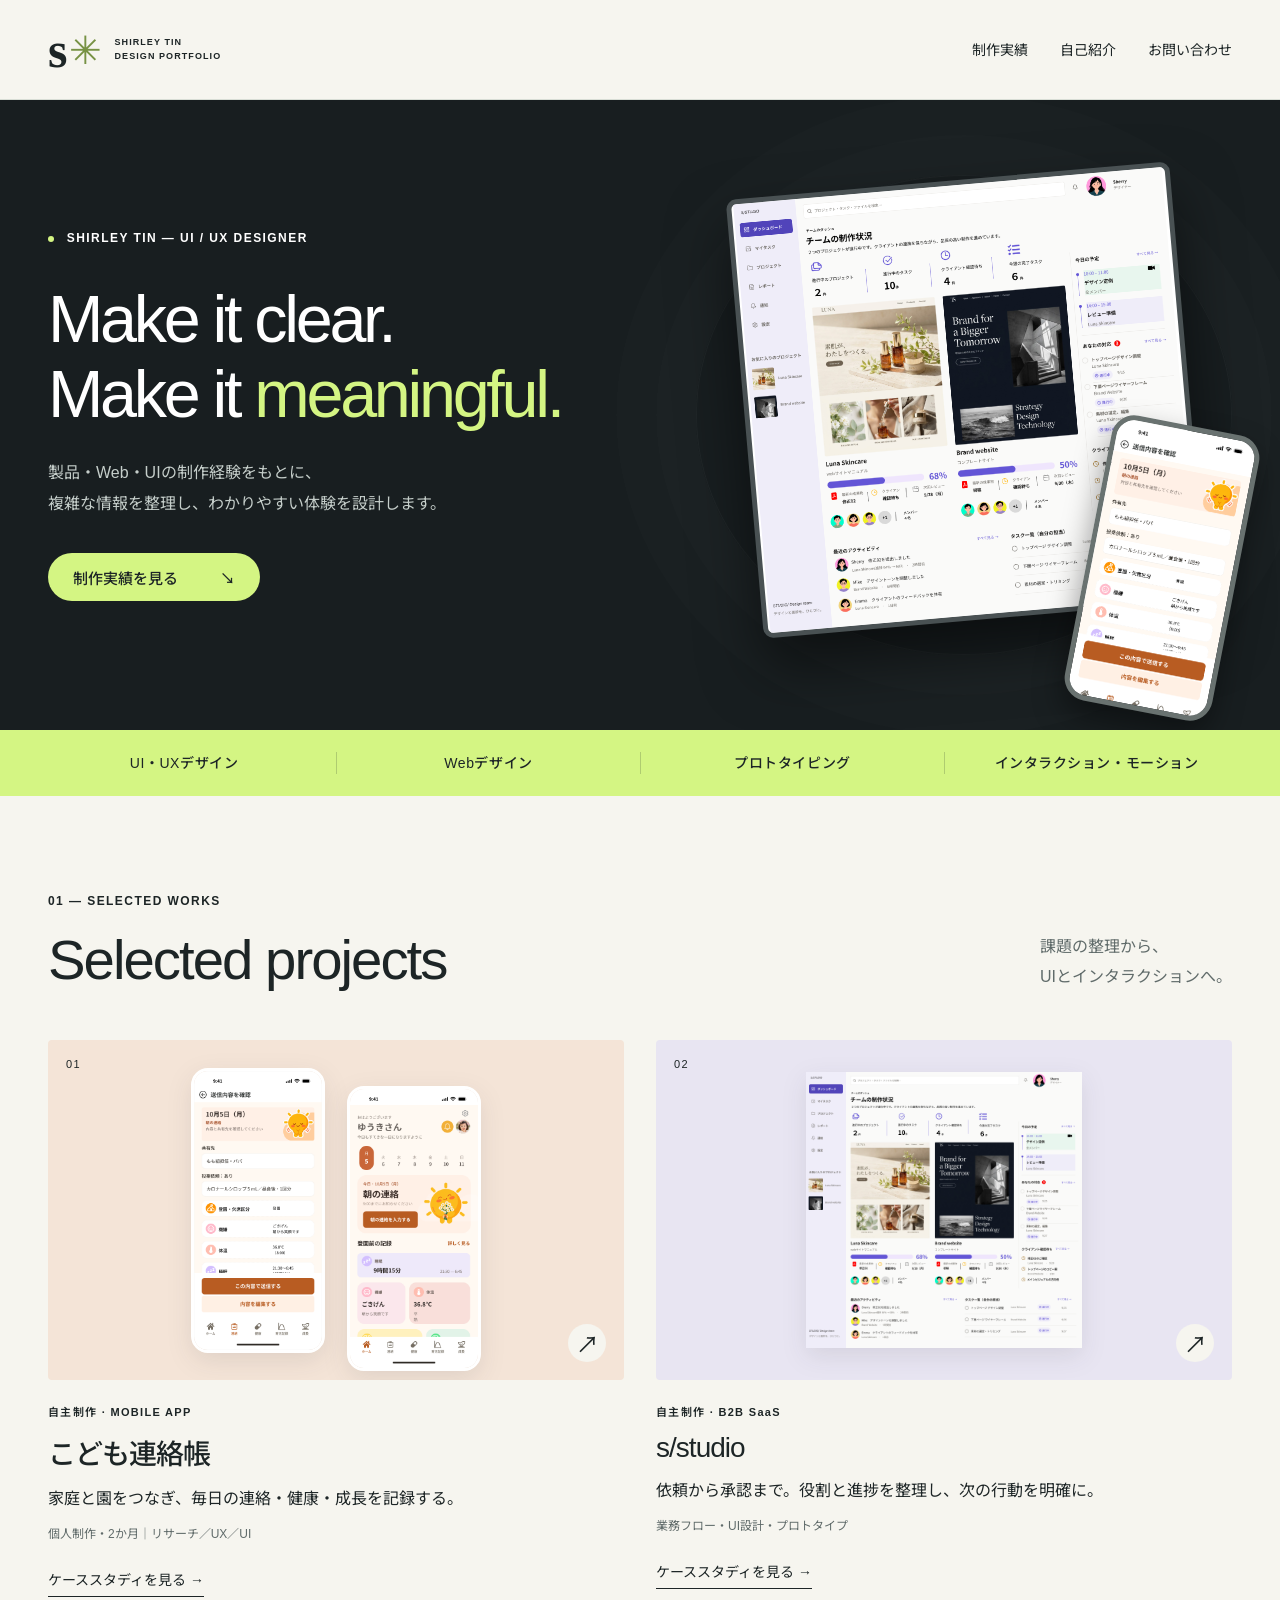
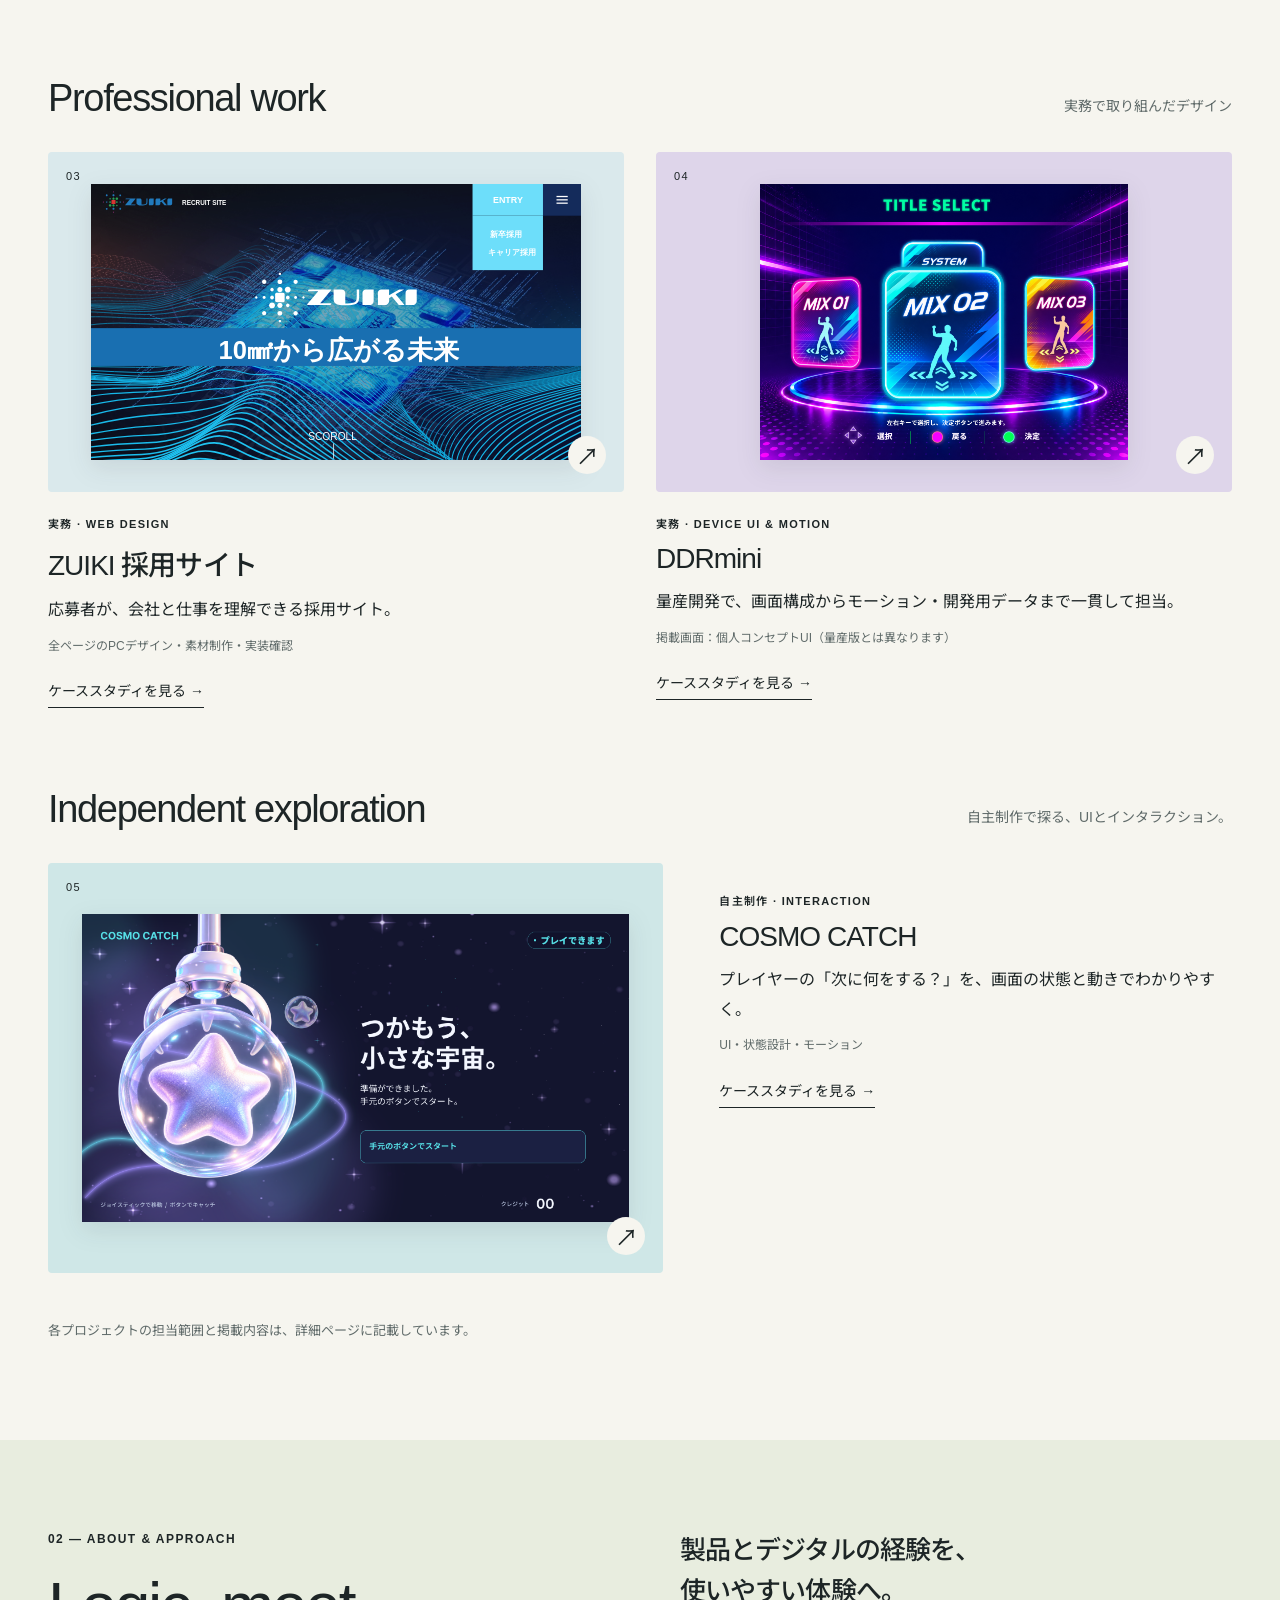
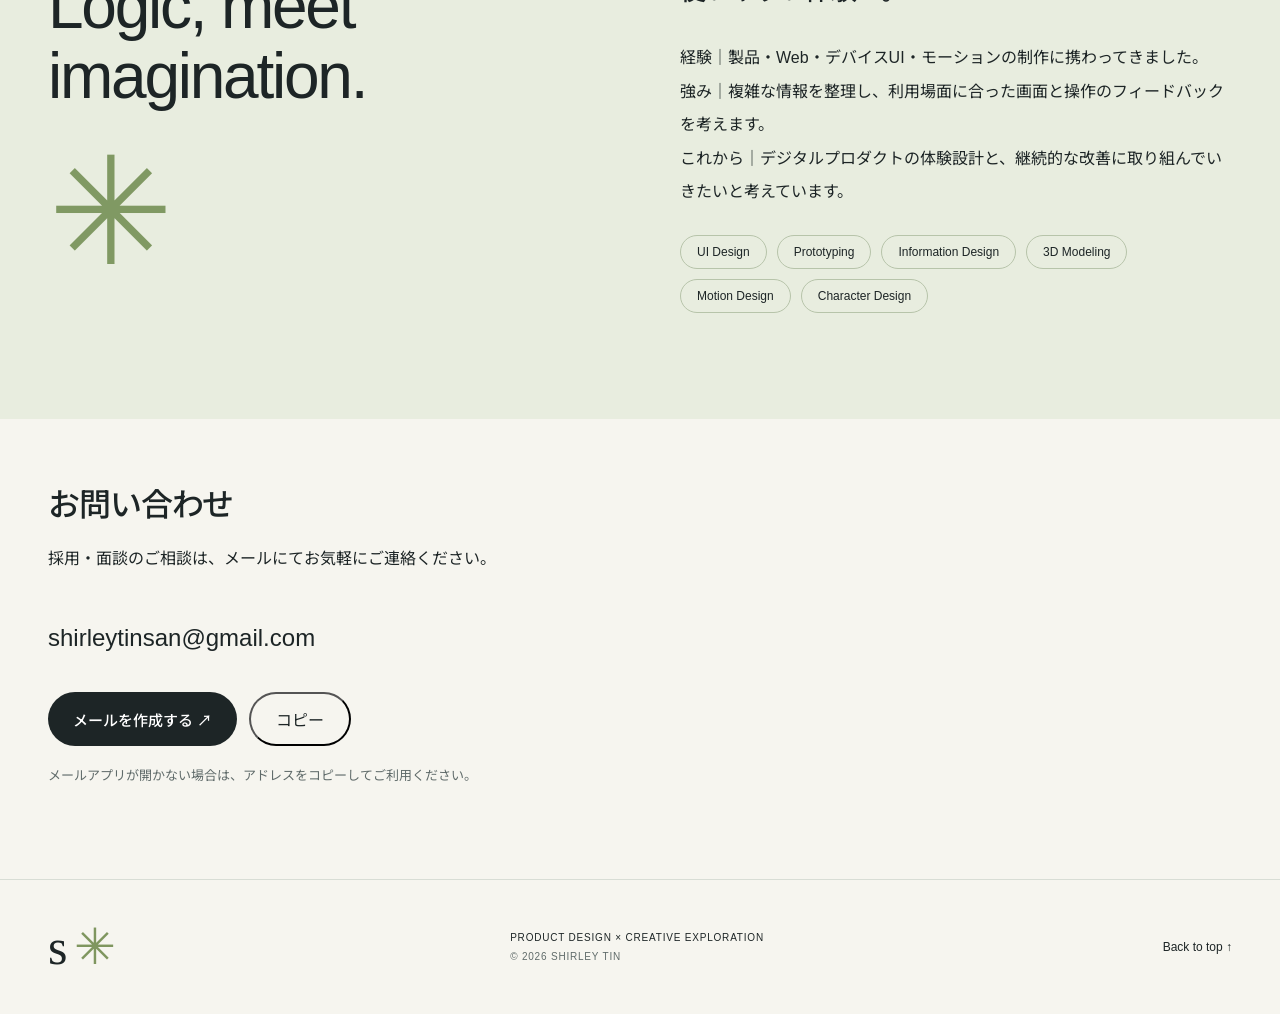
<file: index.html>
<!doctype html>
<html lang="ja">
<head>
<meta charset="utf-8"><meta name="viewport" content="width=device-width,initial-scale=1">
<meta name="description" content="Shirley TinのUI/UXデザインポートフォリオ。製品・Web・デバイスUI・インタラクションの制作実績。">
<meta name="theme-color" content="#181e20">
<title>Shirley Tin — Design Portfolio</title>
<link rel="icon" href="data:image/svg+xml,%3Csvg xmlns='http://www.w3.org/2000/svg' viewBox='0 0 64 64'%3E%3Crect width='64' height='64' rx='14' fill='%23181e20'/%3E%3Ctext x='16' y='46' fill='%23d4f583' font-size='48' font-family='serif'%3Es%3C/text%3E%3C/svg%3E">
<link rel="stylesheet" href="/styles.css"><script type="module" src="/app.js"></script>
</head>
<body>
<a class="skip" href="#main">本文へ移動</a>
<header class="site-header"><a class="brand" href="/" aria-label="Shirley Tin ホーム">s<span>✳</span><small>SHIRLEY TIN<br>DESIGN PORTFOLIO</small></a><nav aria-label="メインナビゲーション"><a href="/#works">制作実績</a><a href="/#about">自己紹介</a><a href="/#contact">お問い合わせ</a></nav></header>
<main id="main"><p class="loading">作品を読み込んでいます…</p></main>
<footer><a class="footer-brand" href="/">s<span>✳</span></a><p>PRODUCT DESIGN × CREATIVE EXPLORATION<br><small>© 2026 SHIRLEY TIN</small></p><a href="#top" id="back-top">Back to top ↑</a></footer>
<dialog id="lightbox" aria-label="画像を拡大"><div class="lightbox-bar"><span id="image-caption"></span><button id="zoom-image" type="button">実寸で見る</button><button id="close-image" type="button" aria-label="拡大画像を閉じる">閉じる ×</button></div><div class="lightbox-body"><img id="large-image" alt=""></div></dialog>
<noscript><p>この作品集は JavaScript を有効にしてご覧ください。</p></noscript>
</body></html>
</file>
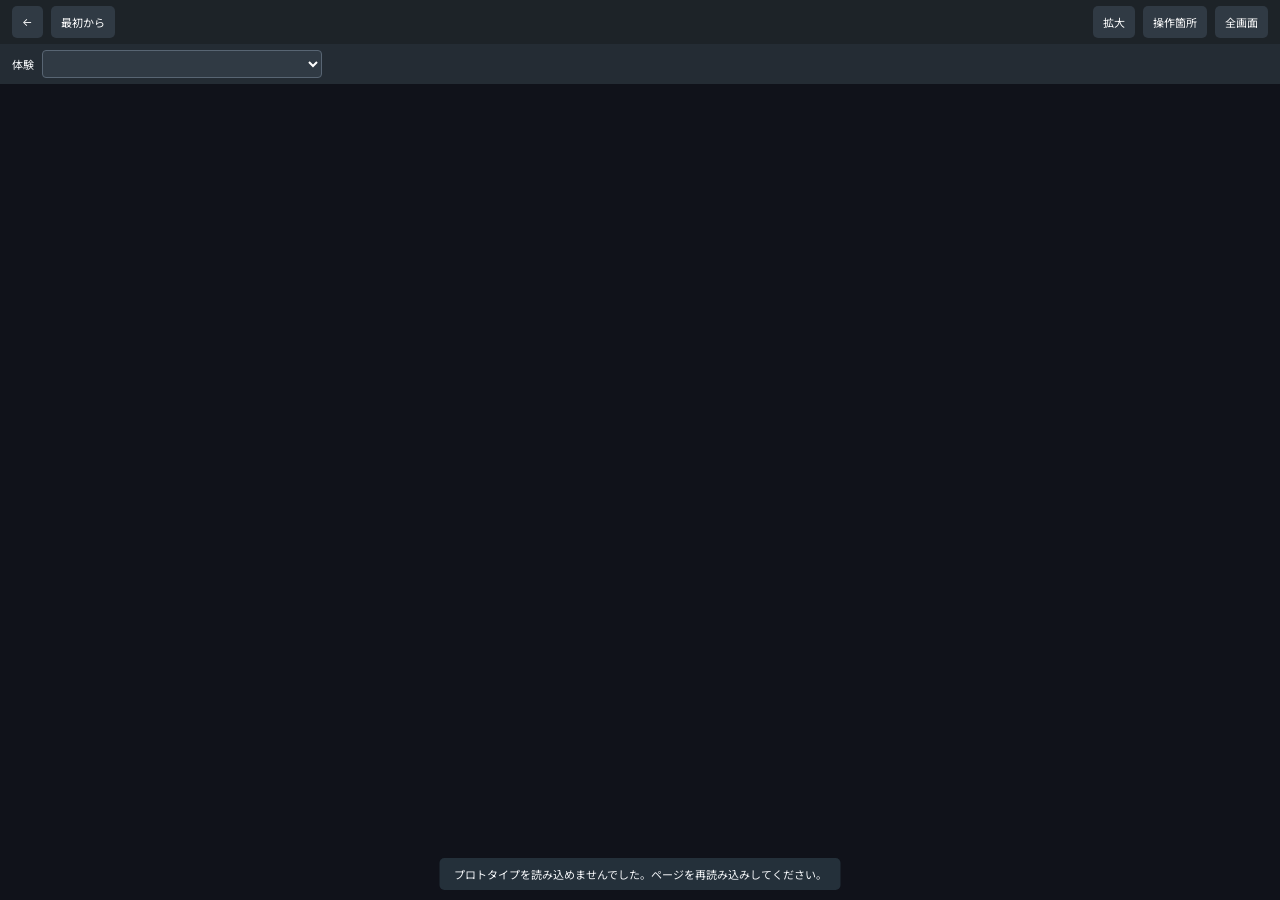
<file: prototypes/index.html>
<!doctype html><html lang="ja"><head><meta charset="utf-8"><meta name="viewport" content="width=device-width,initial-scale=1"><title>Interactive prototype — Shirley Tin</title><link rel="stylesheet" href="runtime.css"><script type="module" src="runtime.js"></script></head><body><header id="controls"><button id="back" aria-label="前の画面">←</button><button id="reset">最初から</button><span id="screen-name"></span><button id="zoom">拡大</button><button id="hints">操作箇所</button><button id="expand">全画面</button></header><div id="play-controls"><label for="screen-picker">体験</label><select id="screen-picker" aria-label="体験を選ぶ"></select><div id="virtual-keys"></div></div><div id="viewport"><div id="sizer"><div id="stage" tabindex="-1"></div></div></div><p id="status" role="status">読み込み中…</p></body></html>
</file>
<file: styles.css>
@import url('https://fonts.googleapis.com/css2?family=Noto+Sans+JP:wght@400;500;600;700&display=swap');
:root{--paper:#f6f5ef;--ink:#1d2526;--muted:#606b6a;--line:#d8ddd5;--accent:#d4f583;--dark:#181e20;--width:1240px;--reading:880px;font-family:Arial,'Noto Sans JP',sans-serif;color:var(--ink);background:var(--paper);font-synthesis:none;scroll-behavior:smooth;scroll-padding-top:100px}
*{box-sizing:border-box}body{margin:0}a{color:inherit;text-decoration:none}button,input{font:inherit}button,a{-webkit-tap-highlight-color:transparent}button{cursor:pointer;color:inherit}button:focus-visible,a:focus-visible,summary:focus-visible{outline:3px solid #6a61d8;outline-offset:5px}img{max-width:100%;display:block}p{line-height:1.9}h1,h2,h3,p{margin:0}h1,h2,h3{font-weight:500;letter-spacing:-.035em}em{font-style:normal}.container{width:min(var(--width),calc(100% - 96px));margin-inline:auto}.site-header{height:100px;display:flex;align-items:center;justify-content:space-between;gap:24px;padding:0 max(48px,calc((100vw - var(--width))/2));border-bottom:1px solid var(--line);background:var(--paper)}.brand{display:flex;align-items:center;font-size:50px;letter-spacing:-.08em;font-family:Georgia,serif;font-weight:bold;line-height:1}.brand span{font-size:39px;color:#779244;margin:2px 16px 0 6px}.brand small{font-family:Arial,sans-serif;font-size:9px;line-height:1.5;letter-spacing:.12em}.site-header nav{display:flex;gap:32px;font-size:14px}.site-header nav a{padding:12px 0;border-bottom:1px solid transparent}.site-header nav a:hover{border-bottom-color:currentColor}.skip{position:fixed;top:-100px;background:var(--accent);z-index:20;padding:15px}.skip:focus{top:0}.eyebrow{font-size:12px;letter-spacing:.12em;font-weight:600;line-height:1.6}.eyebrow i{display:inline-block;width:6px;height:6px;background:var(--accent);border-radius:50%;margin-right:8px}.hero{background:var(--dark);color:#fff;overflow:hidden}.hero-grid{display:grid;grid-template-columns:1.15fr 1fr;align-items:center;min-height:630px;gap:32px;padding-block:74px}.hero h1{font-size:clamp(42px,5.2vw,76px);line-height:1.13;letter-spacing:-.05em;margin:34px 0 26px}.hero h1 em{color:var(--accent)}.hero-intro{font-size:16px;color:#c5ceca;margin-bottom:34px}.pill{display:inline-flex;align-items:center;justify-content:space-between;gap:42px;min-height:48px;border-radius:50px;padding:13px 25px;background:var(--accent);color:var(--ink);font-size:15px;font-weight:500;transition:transform .2s}.pill:hover{transform:translateY(-3px)}.pill.dark{background:var(--ink);color:white}.hero-visual{position:relative;height:480px}.orbit{position:absolute;inset:0;border:1px solid #ffffff09;border-radius:50%;box-shadow:0 0 0 40px #ffffff02,0 0 0 80px #ffffff02}.hero-desktop{position:absolute;left:9%;top:1%;width:83%;height:440px;object-fit:contain;background:#fff;border:5px solid #495153;border-radius:10px;transform:rotate(-5deg);box-shadow:0 30px 60px #0008}.hero-phone{position:absolute;right:-1%;bottom:-12%;width:28%;height:290px;object-fit:cover;object-position:top;border:5px solid #697270;border-radius:23px;transform:rotate(11deg);box-shadow:0 15px 30px #0006}.ticker{background:var(--accent);display:flex;justify-content:space-around;gap:25px;padding:18px 36px;font-size:11px;letter-spacing:.1em;align-items:center;white-space:nowrap;overflow:hidden}.ticker span{font-size:22px}.works{padding-block:96px}.section-heading{display:flex;justify-content:space-between;gap:32px;align-items:flex-end;margin-bottom:48px}.section-heading h2{font-size:clamp(36px,4.4vw,60px);line-height:1.15;margin-top:16px}.section-heading>p{font-size:16px;color:var(--muted)}.project-grid{display:grid;grid-template-columns:repeat(2,minmax(0,1fr));gap:48px 32px}.project-card{display:block;min-width:0}.card-art{height:340px;background:var(--card-bg);position:relative;padding:32px 34px;display:flex;align-items:center;justify-content:center;border-radius:4px;overflow:hidden}.card-art>img{width:100%;height:100%;object-fit:contain;filter:drop-shadow(0 8px 12px #1b242a18);transition:transform .35s}.project-card:hover .card-art>img{transform:translateY(-4px)}.project-index{position:absolute;top:18px;left:18px;font-size:11px;letter-spacing:.12em;z-index:1}.card-arrow{position:absolute;bottom:18px;right:18px;width:38px;height:38px;border-radius:50%;background:var(--paper);display:grid;place-items:center;font-size:23px}.project-card>.eyebrow{margin:24px 0 10px;font-size:11px}.project-card h3{font-size:28px;margin-bottom:12px}.project-card>p:not(.eyebrow){font-size:16px}.project-card>small{display:block;margin-top:10px;color:var(--muted);line-height:1.7;font-size:12px}.card-link{display:inline-block;font-size:14px;margin-top:24px;border-bottom:1px solid var(--ink);padding-bottom:7px}.phone-card .card-art{gap:22px}.phone-card .card-art>img{width:auto;height:285px;border:3px solid #fff;border-radius:17px}.phone-card .card-art .second-phone{transform:translateY(18px)}.group-heading{margin:80px 0 32px;display:flex;align-items:baseline;justify-content:space-between;gap:24px}.group-heading h2{font-size:38px}.group-heading p{font-size:14px;color:var(--muted)}.project-grid.single{display:block}.single .project-card{display:grid;grid-template-columns:1.2fr 1fr;column-gap:56px;align-content:center}.single .card-art{grid-row:1/7;height:410px}.single .project-card>.eyebrow{margin-top:30px}.single .card-link{justify-self:start;align-self:start}.works>.note{margin-top:46px}.note{font-size:13px;color:var(--muted);line-height:1.9}.about{padding:90px 0;background:#e8eddf}.about-grid{display:grid;grid-template-columns:1fr 1fr;gap:80px}.about h2{font-size:64px;line-height:1.1;margin-top:22px}.about h3{font-size:26px;line-height:1.6;margin-bottom:28px}.about p:not(.eyebrow){font-size:16px;line-height:2.1}.asterisk{font-size:150px;color:#809963;line-height:1;margin-top:25px}.skills{list-style:none;padding:0;display:flex;flex-wrap:wrap;gap:10px;margin-top:26px}.skills li{border:1px solid #b7c4aa;border-radius:24px;padding:9px 16px;font-size:12px}.contact{padding-block:100px}.contact-grid{display:grid;grid-template-columns:1.2fr 1fr;gap:80px;margin-top:28px}.contact h2{font-size:64px;line-height:1.13}.contact h3{font-size:25px;line-height:1.6;margin-bottom:20px}.contact p{margin-bottom:26px}.contact em{color:#687e45}footer{border-top:1px solid var(--line);display:flex;align-items:center;justify-content:space-between;gap:24px;padding:38px max(48px,calc((100vw - var(--width))/2));font-size:12px}footer p{letter-spacing:.08em;font-size:10px}footer small{font-size:10px;color:var(--muted)}.footer-brand{font:50px Georgia,serif;letter-spacing:-.1em}.footer-brand span{color:#7f965f;margin-left:12px}.case-page{padding-bottom:60px}.case-topline{display:flex;justify-content:space-between;gap:20px;padding:28px 0;font-size:12px;border-bottom:1px solid var(--line)}.case-topline a{font-size:14px}.case-heading{padding:64px 0 48px}.case-heading h1{font-size:clamp(45px,6vw,76px);margin:16px 0 20px}.case-heading>p:not(.eyebrow){max-width:700px;font-size:18px}.case-heading .pill{margin-top:30px}.contents{border-block:1px solid var(--line);padding:20px 0;margin-bottom:40px}.contents summary{cursor:pointer;font-size:15px;list-style:none;display:flex;justify-content:space-between}.contents summary:after{content:'＋';margin-left:auto}.contents[open] summary:after{content:'−'}.contents summary span{font-size:10px;color:var(--muted);letter-spacing:.12em;margin-left:18px;margin-right:20px;align-self:center}.contents ol{padding-left:25px;columns:2;margin:24px 0 6px;line-height:1.8}.contents li{break-inside:avoid;padding:7px 25px 7px 0;font-size:13px}.contents a:hover{text-decoration:underline}.case-section{padding:52px 0;border-bottom:1px solid var(--line)}.case-section>p,.case-section>h2,.case-section>h3,.case-section>.text-link{max-width:var(--reading);margin-inline:auto}.case-section h2{font-size:34px;line-height:1.55;margin-top:16px;margin-bottom:24px}.case-section h3{font-size:21px;line-height:1.65;margin-top:28px;margin-bottom:10px;letter-spacing:-.02em}.case-section>p{font-size:16px;margin-top:12px;margin-bottom:14px;line-height:2}.case-section>.note{font-size:13px}.case-section>.eyebrow{font-size:11px;color:#687d43;letter-spacing:.12em}.case-section figure{margin:32px auto;max-width:1000px}.image-trigger{display:block;background:transparent;border:0;width:100%;padding:0;position:relative;text-align:left;border-radius:5px}.image-trigger img{width:auto;max-width:100%;height:auto;max-height:1050px;margin-inline:auto;object-fit:contain;border-radius:4px}.image-trigger span{position:absolute;bottom:12px;right:12px;background:#fffef3ee;border:1px solid #deded6;border-radius:30px;padding:9px 15px;font-size:11px;opacity:.9}.image-trigger:hover span{background:var(--accent)}.text-link{display:block;width:fit-content;padding:8px 0;border-bottom:1px solid currentColor;font-size:14px;margin-block:16px}.prototype-section{padding:80px 0}.prototype-section h2{font-size:34px}.prototype-shell{border:1px solid var(--line);border-radius:10px;overflow:hidden;background:#e9eae5}.prototype-toolbar{display:flex;justify-content:space-between;gap:16px;padding:14px;background:#fff;align-items:center;flex-wrap:wrap}.prototype-tabs,.prototype-actions{display:flex;gap:6px;align-items:center;flex-wrap:wrap}.prototype-toolbar button,.prototype-toolbar a{font-size:12px;border:0;background:transparent;padding:11px 14px;border-radius:6px;min-height:42px}.prototype-tabs button[aria-selected=true]{background:var(--ink);color:var(--accent)}.prototype-actions button:hover,.prototype-actions a:hover{background:#edf0e7}.proto-description{padding:12px 22px;border-top:1px solid var(--line);font-size:12px;background:#fff}.prototype-shell iframe{width:100%;height:720px;height:min(75vh,800px);min-height:460px;display:block;border:0}.prototype-section>.note{margin-top:16px}.prototype-shell:fullscreen{background:#111;display:flex;flex-direction:column}.prototype-shell:fullscreen #prototype-panel{flex:1;min-height:0}.prototype-shell:fullscreen iframe{height:100%;min-height:0}.case-end{text-align:center;padding:60px 0 20px}.case-end>p{margin:50px 0 20px;font-size:12px;color:var(--muted)}.next-projects{display:flex;justify-content:center;gap:28px;flex-wrap:wrap}.next-projects a{font-size:20px}.loading,.error{padding:100px 48px}.modal-open{overflow:hidden}dialog{border:0;padding:0;background:var(--paper);width:min(1400px,96vw);max-width:96vw;height:94vh;max-height:94vh;border-radius:8px}dialog::backdrop{background:#0c1519d9}.lightbox-bar{display:flex;gap:16px;align-items:center;justify-content:flex-end;padding:14px 20px;border-bottom:1px solid var(--line)}.lightbox-bar span{margin-right:auto;font-size:12px}.lightbox-bar button{border:1px solid var(--line);background:#fff;padding:10px 14px;border-radius:25px;white-space:nowrap;font-size:12px}.lightbox-body{height:calc(100% - 70px);overflow:auto;padding:20px;display:flex;align-items:flex-start;justify-content:center}.lightbox-body img{max-height:100%;width:auto;object-fit:contain}.actual-size .lightbox-body{display:block}.actual-size .lightbox-body img{max-width:none;max-height:none;width:auto;margin:auto}
@media(min-width:1600px){.hero-grid{min-height:690px}}
@media(max-width:900px){.container{width:calc(100% - 48px)}.site-header{padding-inline:24px;height:82px}.brand small{display:none}.hero-grid{min-height:560px;gap:20px}.hero h1{font-size:48px}.hero-visual{height:360px}.hero-desktop{height:330px;width:95%;left:0}.hero-phone{height:220px;width:33%}.project-grid{gap:32px 22px}.card-art{height:290px;padding:25px}.about-grid,.contact-grid{gap:40px}.about h2,.contact h2{font-size:48px}.group-heading{display:block}.group-heading p{margin-top:12px}.single .project-card{column-gap:28px}.single .card-art{height:330px}.case-section h2{font-size:30px}footer{padding-inline:24px}.phone-card .card-art>img{height:235px}}
@media(max-width:600px){:root{scroll-padding-top:25px}.container{width:calc(100% - 40px)}.site-header{height:76px;padding-inline:20px;gap:8px}.brand{font-size:40px}.brand span{font-size:28px;margin-right:0}.site-header nav{gap:16px;font-size:11px}.hero-grid{grid-template-columns:1fr;padding:45px 0 48px;gap:28px}.hero .eyebrow{font-size:10px}.hero h1{font-size:44px;margin:24px 0}.hero-intro{font-size:14px}.hero-visual{height:350px;width:85%;margin-inline:auto}.hero-desktop{height:325px}.hero-phone{height:220px;width:31%;bottom:-3%}.ticker{font-size:9px;justify-content:flex-start;gap:18px;padding:13px 20px}.ticker span{font-size:18px}.works{padding-block:60px}.section-heading{display:block;margin-bottom:30px}.section-heading h2{font-size:38px}.section-heading>p{margin-top:20px;font-size:14px}.project-grid{grid-template-columns:1fr;gap:45px}.card-art{height:300px}.phone-card .card-art>img{height:250px}.project-card h3{font-size:27px}.project-card>p:not(.eyebrow){font-size:15px}.group-heading{margin-top:65px}.group-heading h2{font-size:32px}.single .project-card{display:block}.single .card-art{height:260px}.about{padding:58px 0}.about-grid,.contact-grid{grid-template-columns:1fr;gap:32px}.about h2,.contact h2{font-size:48px}.asterisk{display:none}.about h3{font-size:22px}.about p:not(.eyebrow){font-size:15px}.contact{padding-block:64px}.contact h3{font-size:23px}.contact-grid{margin-top:22px}footer{flex-wrap:wrap;padding:26px 20px;gap:20px}footer p{font-size:8px}footer>a:last-child{margin-left:auto}.case-topline{font-size:10px;padding:24px 0}.case-topline span{max-width:55%;text-align:right}.case-heading{padding:42px 0 32px}.case-heading h1{font-size:42px}.case-heading>p:not(.eyebrow){font-size:16px}.contents ol{columns:1}.contents summary span{font-size:8px}.case-section{padding:35px 0}.case-section h2{font-size:26px;line-height:1.6}.case-section h3{font-size:19px}.case-section>p{font-size:15px}.case-section>.note{font-size:12px}.case-section>.eyebrow{font-size:10px}.case-section figure{margin:25px 0}.image-trigger span{font-size:9px;padding:7px 10px;bottom:6px;right:6px}.prototype-section{padding:50px 0}.prototype-section h2{font-size:27px}.prototype-toolbar{padding:10px;gap:8px}.prototype-toolbar button,.prototype-toolbar a{padding:10px;font-size:11px}.prototype-actions{width:100%;justify-content:space-between}.prototype-shell iframe{height:530px;min-height:0}.proto-description{padding:10px 14px}.next-projects{gap:22px}.next-projects a{font-size:17px}.lightbox-bar{flex-wrap:wrap;padding:10px;gap:8px}.lightbox-bar span{width:100%;line-height:1.4}.lightbox-body{height:calc(100% - 105px);padding:10px}.lightbox-bar button{min-height:42px}.skills li{font-size:11px;padding:8px 12px}}
@media(prefers-reduced-motion:reduce){:root{scroll-behavior:auto}*{transition:none!important}}
.case-table{max-width:var(--reading);margin:28px auto;overflow-x:auto}.case-table table{border-collapse:collapse;width:100%;min-width:540px;font-size:14px;line-height:1.8}.case-table th,.case-table td{padding:18px 20px;text-align:left;border-bottom:1px solid var(--line)}.case-table th{background:#e8eddf;font-weight:500}

.case-section figure{width:100%}.image-trigger img{width:100%;height:auto;max-height:none}

@media(max-width:600px){.prototype-cosmo iframe,.prototype-ddrmini iframe{height:calc((100vw - 42px)*.5625 + 84px);min-height:0}}

.case-section .figure-original{margin:32px auto 56px}.figure-original .image-trigger{background:transparent;overflow:visible}.figure-original .image-trigger span{position:static;display:table;margin:14px 0 0 auto;background:#fff;border:1px solid var(--line);font-size:12px;padding:10px 18px}.figure-original .image-trigger img{border-radius:8px}

.case-section .figure-category{display:inline-block;width:calc((100% - 48px)/3);margin:24px 16px 36px 0;vertical-align:top}.case-section .figure-category .image-trigger span{font-size:11px;padding:8px 12px}@media(max-width:600px){.case-section .figure-category{display:block;width:100%;max-width:320px!important;margin:24px auto 36px}}
.contact-email{display:inline-block;font-size:clamp(18px,2vw,24px);margin:8px 0 22px;overflow-wrap:anywhere;user-select:text}.contact-actions{display:flex;flex-wrap:wrap;gap:12px;margin-bottom:18px}.contact-actions button{font:inherit;cursor:pointer;background:transparent}.contact-status{min-height:1.5em}.contact-actions .pill:focus-visible,.contact-email:focus-visible{outline:3px solid #627b32;outline-offset:4px}

/* Recruiter-facing design disciplines. */
.ticker.expertise-strip{display:grid;grid-template-columns:repeat(4,minmax(0,1fr));gap:0;padding:22px 32px;white-space:normal;text-align:center}.ticker.expertise-strip .expertise-item{font-size:14px;line-height:1.6;letter-spacing:.04em;font-weight:500;white-space:nowrap}.expertise-item+.expertise-item{border-left:1px solid #1e292933}
@media(max-width:760px){.ticker.expertise-strip{grid-template-columns:repeat(2,minmax(0,1fr));padding:18px 12px;row-gap:16px}.ticker.expertise-strip .expertise-item{font-size:11px;letter-spacing:0}.expertise-item:nth-child(3){border-left:0}}

/* Compact recruiting contact section. */
.contact.contact-compact{padding-block:64px}.contact-compact h2{font-size:32px;line-height:1.4}.contact-compact .contact-grid{display:block;margin-top:16px}.contact-compact .contact-email{margin-top:24px}.contact-compact .contact-status:empty{display:none}.contact-compact .contact-actions{margin-top:18px}.contact-compact .note{max-width:640px}@media(max-width:760px){.contact.contact-compact{padding-block:40px}.contact-compact h2{font-size:26px}}

/* Recruiting review: keep supporting material accessible without lengthening the main story. */
.case-extra summary{cursor:pointer;display:flex;justify-content:space-between;gap:24px;font-size:20px;line-height:1.6;font-weight:500;list-style:none}.case-extra summary::before{content:"＋"}.case-extra[open] summary::before{content:"−"}.case-extra summary span{font-size:12px;white-space:nowrap;color:#657159;margin-left:auto}.case-extra>div{padding-top:30px}.desktop-demo-note{margin-bottom:20px;padding:14px 18px;background:#e9eddf;border-radius:8px}@media(max-width:600px){.case-extra summary{font-size:17px;gap:10px}.case-extra summary span{font-size:10px}}
</file>
<file: prototypes/runtime.css>
@import url('https://fonts.googleapis.com/css2?family=Inter:wght@400;500;600;700;800&family=Noto+Sans+JP:wght@400;500;600;700;800&display=swap');
*{box-sizing:border-box}html,body{margin:0;width:100%;height:100%;overflow:hidden;background:#10121a;color:#f8fafc;font-family:Inter,'Noto Sans JP',sans-serif}button{font:inherit;cursor:pointer}#controls{height:44px;display:flex;align-items:center;gap:8px;padding:5px 12px;background:#1d2328;position:relative;z-index:10;font-size:11px}#controls button{background:#303a44;color:#fff;border:0;border-radius:5px;padding:7px 10px;min-height:32px}#controls button:hover{background:#46596a}#screen-name{flex:1;overflow:hidden;text-overflow:ellipsis;white-space:nowrap;font-size:10px}#viewport{height:calc(100% - 44px);width:100%;overflow:auto;overscroll-behavior:contain;position:relative}#sizer{position:relative;margin-inline:auto}#stage{position:absolute;top:0;left:0;transform-origin:0 0;outline:0}.scene,.layer{position:absolute;box-sizing:border-box}.layer{transform-origin:0 0}.text-layer{white-space:pre-wrap;overflow-wrap:normal;word-break:normal;user-select:none}.graphic{position:absolute;inset:0;pointer-events:none;width:100%;height:100%}.hotspot{cursor:pointer}.hotspot:focus-visible{outline:3px solid #8ae2ff;outline-offset:3px}.show-hints .hotspot{outline:2px solid #55b9ff99;outline-offset:-2px}.overlay-backdrop{position:absolute;inset:0;background:#0006}.scene{overflow:hidden}#status{position:fixed;bottom:10px;left:50%;transform:translateX(-50%);border-radius:5px;background:#26333eee;max-width:90%;padding:8px 14px;font-size:11px;z-index:20;margin:0}#status:empty{display:none}@media(max-width:500px){#screen-name{display:none}#controls{justify-content:space-between}#controls button{font-size:10px}}

#play-controls{height:40px;display:flex;align-items:center;gap:8px;padding:4px 12px;background:#242c34;font-size:11px}#screen-picker{min-width:50px;max-width:280px;flex:1;color:#fff;background:#303a44;border:1px solid #586573;border-radius:4px;height:28px}#virtual-keys{display:flex;gap:4px;flex-wrap:nowrap}#virtual-keys button{min-width:30px;height:28px;border:1px solid #586573;border-radius:4px;background:#303a44;color:#fff;font-size:11px}#viewport{height:calc(100% - 84px)}@media(max-width:500px){#play-controls{padding-inline:5px;gap:4px}#play-controls label{display:none}#screen-picker{max-width:95px}#virtual-keys button{padding-inline:5px;min-width:25px}}
/* Animate the Ready button without replacing its DOM during pointer input. */
.layer[data-node="108:8245"]{animation:cosmo-ready-pulse 1.6s ease-in-out infinite}
@keyframes cosmo-ready-pulse{50%{box-shadow:0 0 20px #47e6ef55}}
@media(prefers-reduced-motion:reduce){.layer[data-node="108:8245"]{animation:none}}

/* The file-tab header wrapper spans the canvas; only its children receive input. */
.layer[data-node="687:20290"] { pointer-events: none; }
.layer[data-node="687:20290"] > .layer { pointer-events: auto; }
</file>
